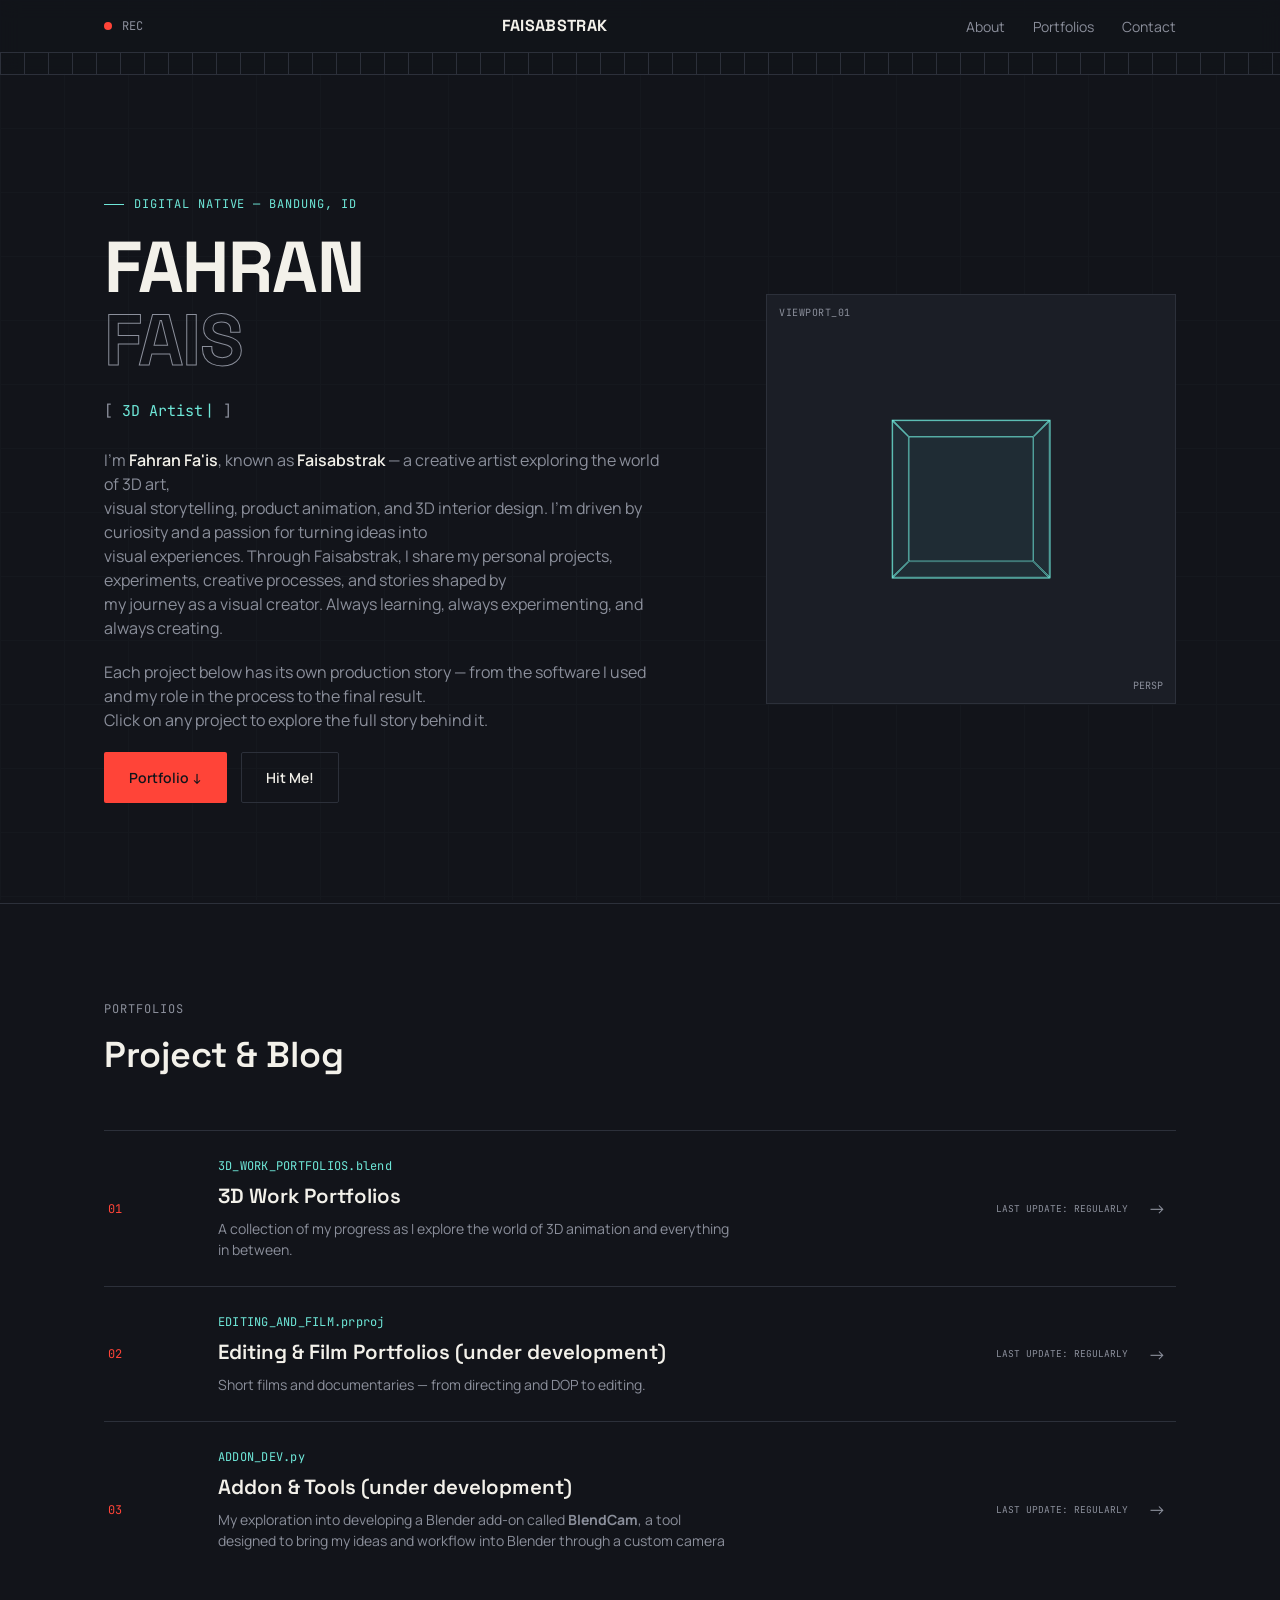
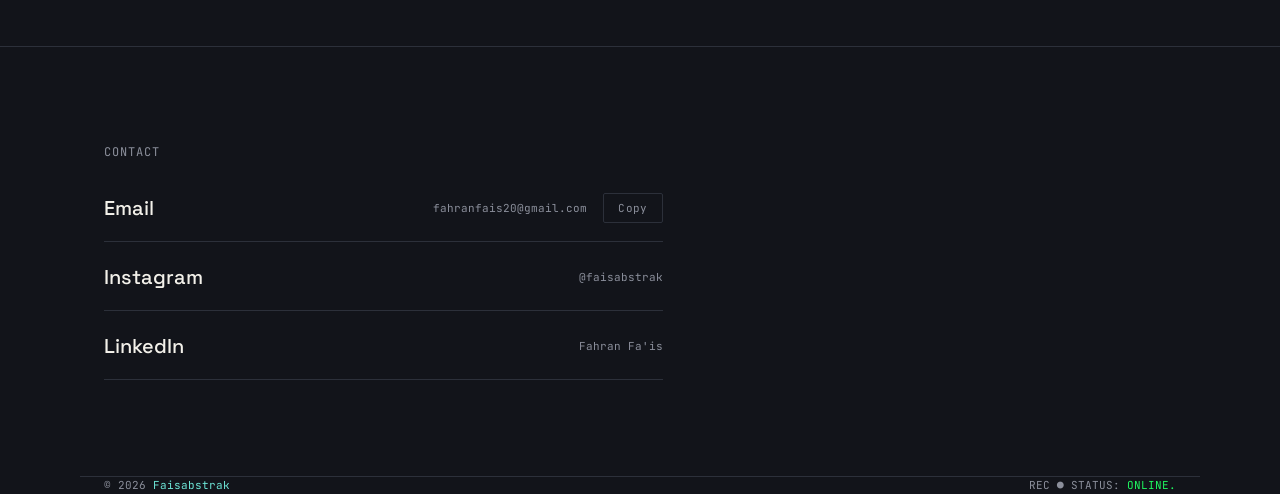
<file: index.html>
<!DOCTYPE html>
<html lang="en">
<head>
<meta charset="UTF-8">
<meta name="viewport" content="width=device-width, initial-scale=1.0">
<title>Fahran Fa'is — Portfolio</title>
<link rel="icon" type="image/png" href="images\favicon.ico">
<link rel="preconnect" href="https://fonts.googleapis.com">
<link rel="preconnect" href="https://fonts.gstatic.com" crossorigin>
<link href="https://fonts.googleapis.com/css2?family=Space+Grotesk:wght@400;500;600;700&family=Manrope:wght@400;500;600;700&family=JetBrains+Mono:wght@400;500&display=swap" rel="stylesheet">
<link rel="stylesheet" href="styles.css?v=2">
</head>
<body>

<header>
  <div class="scrub">
    <div class="scrub-left">
      <span class="rec-dot"></span>
      <span>REC</span>
    </div>
    <div class="brand">
      <a href="https://portfolio.faisabstrak.workers.dev">FAISABSTRAK</a>
    </div>
    <input type="checkbox" id="nav-toggle" class="nav-toggle-input">
    <label for="nav-toggle" class="nav-toggle-label">☰</label>
    <nav onclick="document.getElementById('nav-toggle').checked=false">
      <a href="#about">About</a>
      <a href="#portfolio">Portfolios</a>
      <a href="#contact">Contact</a>
    </nav>
  </div>
  <div class="ruler"></div>
</header>

<section class="hero wrap">
  <div>
    <div class="eyebrow">Digital Native — Bandung, ID</div>
    <h1>FAHRAN<br><span class="stroke">FAIS</span></h1>
    <div class="role-line">[ <span id="role-typed"></span><span class="type-cursor">|</span> ]</div>
    <div class="about-text">
      <div class="section-tag" style="margin-bottom:14px;"></div>
      <p>I'm <strong>Fahran Fa'is</strong>, known as <strong>Faisabstrak</strong> — a creative artist exploring the world of 3D art, 
        visual storytelling, product animation, and 3D interior design. I'm driven by curiosity and a passion for turning ideas into 
        visual experiences. Through Faisabstrak, I share my personal projects, experiments, creative processes, and stories shaped by 
        my journey as a visual creator. Always learning, always experimenting, and always creating.</p>
      <p>Each project below has its own production story — from the software I used and my role in the process to the final result. 
        Click on any project to explore the full story behind it.</p>
    </div>
    
    <div class="cta-row">
      <a href="#portfolio" class="btn btn-primary">Portfolio ↓</a>
      <a href="#contact" class="btn btn-ghost">Hit Me!</a>
    </div>
  </div>
  <div class="viewport">
    <div class="shape-stage">
      <div class="scene shape-cube is-active">
        <div class="cube">
          <div class="face front"></div>
          <div class="face back"></div>
          <div class="face right"></div>
          <div class="face left"></div>
          <div class="face top"></div>
          <div class="face bottom"></div>
        </div>
      </div>
      <div class="scene shape-sphere">
        <div class="sphere-shape">
          <div class="ring ring-1"></div>
          <div class="ring ring-2"></div>
          <div class="ring ring-3"></div>
          <div class="ring ring-4"></div>
        </div>
      </div>
    </div>
  </div>
</section>


<section class="section" id="portfolio">
  <div class="wrap">
    <div class="section-head">
      <div>
        <div class="section-tag" style="margin-bottom:10px;">PORTFOLIOS</div>
        <div class="section-title">Project & Blog</div>
      </div>
    </div>

    <div class="clips-scroll">
    <div class="clips">
      <a class="clip" href="3d-work-portfolios.html">
        <div class="clip-index">01</div>
        <div class="clip-main">
          <div class="clip-file">3D_WORK_PORTFOLIOS.blend</div>
          <h3>3D Work Portfolios </h3>
          <p>A collection of my progress as I explore the world of 3D animation and everything in between.</p>
        </div>
        <div class="clip-meta">LAST UPDATE: REGULARLY</div>
        <div class="clip-arrow">→</div>
      </a>

      <a class="clip" href="editing-and-film.html">
        <div class="clip-index">02</div>
        <div class="clip-main">
          <div class="clip-file">EDITING_AND_FILM.prproj</div>
          <h3>Editing &amp; Film Portfolios (under development)</h3>
          <p>Short films and documentaries — from directing and DOP to editing.</p>
        </div>
        <div class="clip-meta"> LAST UPDATE: REGULARLY</div>
        <div class="clip-arrow">→</div>
      </a>

      <a class="clip" href="addon-dev.html">
        <div class="clip-index">03</div>
        <div class="clip-main">
          <div class="clip-file">ADDON_DEV.py</div>
          <h3>Addon &amp; Tools (under development)</h3>
          <p>My exploration into developing a Blender add-on called <strong>BlendCam</strong>, a tool designed to bring 
            my ideas and workflow into Blender through a custom camera solution.</p>
        </div>
        <div class="clip-meta">LAST UPDATE: REGULARLY</div>
        <div class="clip-arrow">→</div>
      </a>
    </div>
    </div>
  </div>
</section>

<section class="section" id="contact">
  <div class="wrap contact-grid">
    <div>
      <div class="section-tag" style="margin-bottom:14px;">CONTACT</div>
      <div class="contact-links">
        <div class="contact-row">
          <a href="mailto:Fahranfais20@gmail.com">Email <small>fahranfais20@gmail.com</small></a>
          <button type="button" class="copy-btn" data-copy-text="fahranfais20@gmail.com" aria-label="Copy email address">Copy</button>
        </div>
        <a href="https://www.instagram.com/faisabstrak/">Instagram <small>@faisabstrak</small></a>
        <a href="https://www.linkedin.com/in/fahran-fa-is-0b9663214/">LinkedIn <small>Fahran Fa'is</small></a>
      </div>
    </div>
  </div>
</section>

<footer class="wrap">
  <span>© <span id="copyright-year">2026</span> <span style="color: #6EE7D8;">Faisabstrak</span></span>
  <span>REC ● STATUS: <span style="color: #1ff860;">ONLINE.</span></span>
</footer>

<script src="script.js"></script>

</body>
</html>
</file>
<file: styles.css>
:root{
  --bg:#12141A;
  --surface:#1B1E26;
  --surface-2:#22262F;
  --line:#2C303A;
  --accent:#FF4438;
  --accent-2:#6EE7D8;
  --text:#F3F1EA;
  --muted:#8B8F9B;
  --display: 'Space Grotesk', sans-serif;
  --body: 'Manrope', sans-serif;
  --mono: 'JetBrains Mono', monospace;
}
*{margin:0;padding:0;box-sizing:border-box;}
html{scroll-behavior:smooth;}
body{
  background:var(--bg);
  color:var(--text);
  font-family:var(--body);
  line-height:1.5;
  overflow-x:hidden;
}
a{color:inherit;text-decoration:none;}
.wrap{max-width:1120px;margin:0 auto;padding:0 24px;position:relative;z-index:1;}

/* subtle grid texture background */
body::before{
  content:"";
  position:fixed;inset:0;
  background-image:
    linear-gradient(var(--line) 1px, transparent 1px),
    linear-gradient(90deg, var(--line) 1px, transparent 1px);
  background-size:64px 64px;
  opacity:.15;
  pointer-events:none;
  z-index:0;
}

/* ---------- NAV / SCRUBBER ---------- */
header{
  position:sticky;top:0;z-index:50;
  background:rgba(18,20,26,.85);
  backdrop-filter:blur(10px);
  border-bottom:1px solid var(--line);
}
.scrub{
  display:flex;align-items:center;justify-content:space-between;
  padding:14px 24px;
  max-width:1120px;margin:0 auto;
  gap:16px;
  position:relative;
}
.scrub-left{display:flex;align-items:center;gap:10px;font-family:var(--mono);font-size:12px;color:var(--muted);}
.rec-dot{
  width:8px;height:8px;border-radius:50%;background:var(--accent);
  box-shadow:0 0 0 0 rgba(255,68,56,.6);
  animation:pulse 2s infinite;
}
@keyframes pulse{
  0%{box-shadow:0 0 0 0 rgba(255,68,56,.5);}
  70%{box-shadow:0 0 0 8px rgba(255,68,56,0);}
  100%{box-shadow:0 0 0 0 rgba(255,68,56,0);}
}
.brand{
  font-family:var(--display);font-weight:700;font-size:16px;letter-spacing:.02em;
}
nav{display:flex;gap:28px;font-size:14px;color:var(--muted);}
nav a{transition:color .2s;}
nav a:hover{color:var(--text);}

.nav-toggle-input{display:none;}
.nav-toggle-label{
  display:none;align-items:center;justify-content:center;
  width:32px;height:32px;cursor:pointer;
  font-family:var(--mono);font-size:20px;color:var(--text);
  order:3;
}
.ruler{
  height:22px;
  border-top:1px solid var(--line);
  background:
    repeating-linear-gradient(90deg,
      var(--line) 0 1px,
      transparent 1px 24px);
  display:flex;align-items:flex-end;
}

/* ---------- HERO ---------- */
.hero{
  position:relative;z-index:1;
  padding-top:120px;padding-bottom:100px;
  display:grid;grid-template-columns:1.2fr .8fr;gap:48px;align-items:center;
}
.eyebrow{
  font-family:var(--mono);font-size:12px;color:var(--accent-2);
  letter-spacing:.08em;text-transform:uppercase;margin-bottom:18px;
  display:flex;align-items:center;gap:10px;
}
.eyebrow::before{content:"";width:20px;height:1px;background:var(--accent-2);}
h1{
  font-family:var(--display);
  font-weight:700;
  font-size:clamp(40px,6vw,72px);
  line-height:1.02;
  letter-spacing:-.02em;
  margin-bottom:22px;
}
h1 .stroke{
  -webkit-text-stroke:1px var(--muted);
  color:transparent;
}
.role-line{
  font-family:var(--mono);
  font-size:15px;
  color:var(--muted);
  margin-bottom:26px;
}
.role-line span{color:var(--accent-2);}
.lede{
  font-size:17px;color:var(--muted);max-width:480px;margin-bottom:34px;
}
.cta-row{display:flex;gap:14px;flex-wrap:wrap;}
.btn{
  font-family:var(--body);font-weight:600;font-size:14px;
  padding:14px 24px;border-radius:2px;
  display:inline-flex;align-items:center;gap:8px;
  transition:transform .15s ease, background .2s ease, color .2s ease;
  cursor:pointer;border:1px solid transparent;
}
.btn-primary{background:var(--accent);color:#12141A;}
.btn-primary:hover{transform:translateY(-2px);}
.btn-ghost{border-color:var(--line);color:var(--text);}
.btn-ghost:hover{border-color:var(--accent-2);color:var(--accent-2);}

/* viewport / wireframe cube */
.viewport{
  aspect-ratio:1/1;
  border:1px solid var(--line);
  background:var(--surface);
  position:relative;
  display:flex;align-items:center;justify-content:center;
  overflow:hidden;
}
.viewport::before{
  content:"VIEWPORT_01";
  position:absolute;top:10px;left:12px;
  font-family:var(--mono);font-size:10px;color:var(--muted);letter-spacing:.05em;
}
.viewport::after{
  content:"PERSP";
  position:absolute;bottom:10px;right:12px;
  font-family:var(--mono);font-size:10px;color:var(--muted);
}
.scene{
  width:140px;height:140px;
  perspective:600px;
}
.shape-stage{position:relative;width:140px;height:140px;}
.shape-stage .scene{
  position:absolute;top:0;left:0;
  opacity:0;pointer-events:none;
  transition:opacity .7s ease;
}
.shape-stage .scene.is-active{opacity:1;pointer-events:auto;}

/* ---------- wireframe sphere (armillary rings), alternates with the cube ---------- */
.sphere-shape{
  width:100%;height:100%;position:relative;
  transform-style:preserve-3d;
  animation:spin 20s linear infinite;
}
.sphere-shape .ring{
  position:absolute;inset:0;
  border-radius:50%;
  border:1px solid var(--accent-2);
  background:rgba(110,231,216,.03);
}
.sphere-shape .ring-1{transform:rotateY(0deg);}
.sphere-shape .ring-2{transform:rotateY(60deg);}
.sphere-shape .ring-3{transform:rotateY(120deg);}
.sphere-shape .ring-4{transform:rotateX(90deg);}

@media (prefers-reduced-motion: reduce){
  .sphere-shape{animation:none; transform:rotateX(-20deg) rotateY(-35deg);}
  .shape-stage .scene{transition:opacity .1s linear;}
}
.cube{
  width:100%;height:100%;position:relative;
  transform-style:preserve-3d;
  animation:spin 16s linear infinite;
}
@keyframes spin{
  from{transform:rotateX(-20deg) rotateY(0deg);}
  to{transform:rotateX(-20deg) rotateY(360deg);}
}
.cube .face{
  position:absolute;width:140px;height:140px;
  border:1px solid var(--accent-2);
  background:rgba(110,231,216,.04);
}
.face.front{transform:translateZ(70px);}
.face.back{transform:translateZ(-70px) rotateY(180deg);}
.face.right{transform:rotateY(90deg) translateZ(70px);}
.face.left{transform:rotateY(-90deg) translateZ(70px);}
.face.top{transform:rotateX(90deg) translateZ(70px);}
.face.bottom{transform:rotateX(-90deg) translateZ(70px);}

@media (prefers-reduced-motion: reduce){
  .cube{animation:none; transform:rotateX(-20deg) rotateY(-35deg);}
  .rec-dot{animation:none;}
}

/* ---------- SECTION LABELS ---------- */
.section{position:relative;z-index:1;padding:96px 0;border-top:1px solid var(--line);}
.section-head{
  display:flex;align-items:baseline;justify-content:space-between;
  margin-bottom:48px;flex-wrap:wrap;gap:12px;
}
.section-tag{
  font-family:var(--mono);font-size:12px;color:var(--muted);
  letter-spacing:.08em;
}
.section-title{
  font-family:var(--display);font-weight:600;font-size:clamp(26px,3vw,36px);
}

/* ---------- ABOUT ---------- */
.about-grid{display:grid;grid-template-columns:1fr;gap:56px;align-items:start;}
.about-text p{color:var(--muted);font-size:16px;margin-bottom:20px;max-width:560px;white-space:pre-line;}
.about-text strong{color:var(--text);font-weight:600;}
.layers{margin-top:32px;display:flex;flex-direction:column-reverse;gap:8px;max-width:420px;}
.layer{
  display:flex;align-items:center;justify-content:space-between;
  border:1px solid var(--line);background:var(--surface);
  padding:10px 14px;font-family:var(--mono);font-size:12px;color:var(--muted);
}
.layer span.tag{color:var(--accent-2);}

/* ---------- PORTFOLIO / TIMELINE CLIPS ---------- */
.clips-scroll{
  max-height:420px;
  overflow-y:auto;
  border-top:1px solid var(--line);
  scrollbar-width:thin;
  scrollbar-color:var(--line) transparent;
}
.clips-scroll::-webkit-scrollbar{width:6px;}
.clips-scroll::-webkit-scrollbar-track{background:transparent;}
.clips-scroll::-webkit-scrollbar-thumb{background:var(--line);border-radius:3px;}
.clips-scroll::-webkit-scrollbar-thumb:hover{background:var(--accent-2);}
.clips{display:flex;flex-direction:column;}
.clip{
  display:grid;
  grid-template-columns:90px 1fr 160px 24px;
  align-items:center;gap:20px;
  padding:26px 4px;
  border-bottom:1px solid var(--line);
  cursor:pointer;
  transition:background .2s ease, padding-left .2s ease;
  position:relative;
}
.clip:hover{background:var(--surface);padding-left:16px;}
.clip-index{font-family:var(--mono);font-size:12px;color:var(--accent);}
.clip-main .clip-file{
  font-family:var(--mono);font-size:12px;color:var(--accent-2);margin-bottom:6px;letter-spacing:.02em;
}
.clip-main h3{font-family:var(--display);font-size:20.5px;font-weight:600;margin-bottom:6px;}
.clip-main p{color:var(--muted);font-size:14px;max-width:520px;}
.clip-meta{font-family:var(--mono);font-size:9.5px;color:var(--muted);text-align:right;}
.clip-arrow{font-size:18px;color:var(--muted);transition:transform .2s ease, color .2s ease;}
.clip:hover .clip-arrow{transform:translateX(4px);color:var(--accent-2);}

@media(max-width:640px){
  .clip{
    grid-template-columns:1fr 20px;
    grid-template-areas:
      "index arrow"
      "file  file"
      "meta  meta"
      "title title"
      "desc  desc";
    row-gap:6px;
    padding:16px 4px;
  }
  .clip-index{grid-area:index;}
  .clip-arrow{grid-area:arrow;justify-self:end;}
  .clip-main{display:contents;}
  .clip-main .clip-file{grid-area:file;margin-bottom:0;}
  .clip-main h3{grid-area:title;margin-bottom:0;}
  .clip-main p{grid-area:desc;}
  .clip-meta{
    grid-area:meta;
    display:block;
    text-align:left;
    margin:2px 0 4px;
  }
}

/* ---------- CONTACT ---------- */
.contact-grid{display:grid;grid-template-columns:1.1fr .9fr;gap:56px;}
.contact-links{display:flex;flex-direction:column;gap:2px;}
.contact-links a{
  display:flex;align-items:center;justify-content:space-between;
  padding:18px 0;border-bottom:1px solid var(--line);
  font-family:var(--display);font-size:20px;font-weight:500;
  transition:color .2s;
}
.contact-links a:hover{color:var(--accent-2);}
.contact-links a small{font-family:var(--mono);font-size:11px;color:var(--muted);font-weight:400;}

.contact-row{
  display:flex;align-items:center;justify-content:space-between;gap:16px;
  padding:18px 0;border-bottom:1px solid var(--line);
}
.contact-row a{padding:0;border-bottom:none;flex:1;min-width:0;}
.copy-btn{
  flex-shrink:0;
  font-family:var(--mono);font-size:11px;letter-spacing:.03em;
  color:var(--muted);background:transparent;border:1px solid var(--line);
  padding:7px 14px;cursor:pointer;border-radius:2px;
  transition:color .2s ease, border-color .2s ease;
}
.copy-btn:hover{color:var(--text);border-color:var(--accent-2);}
.copy-btn.is-copied{color:var(--accent-2);border-color:var(--accent-2);}

.contact-note{color:var(--muted);font-size:15px;max-width:400px;}
.contact-note .rec-dot{display:inline-block;margin-right:6px;}

footer{
  border-top:1px solid var(--line);
  padding:28px 0;
  display:flex;justify-content:space-between;align-items:center;
  font-family:var(--mono);font-size:11px;color:var(--muted);
  flex-wrap:wrap;gap:10px;position:relative;z-index:1;
}

@media(max-width:860px){
  .hero{grid-template-columns:1fr;padding-top:48px;padding-bottom:56px;}
  .viewport{order:-1;width:min(280px,70vw);max-width:280px;margin:0 auto;}
  .about-grid,.contact-grid{grid-template-columns:1fr;}
  .section{padding:56px 0;}

  /* mobile nav becomes a dropdown, toggled by the hamburger button */
  .nav-toggle-label{display:flex;}
  nav{
    display:none;
    position:absolute;
    top:calc(100% + 1px);left:0;right:0;
    flex-direction:column;gap:0;
    background:var(--bg);
    border-bottom:1px solid var(--line);
    padding:4px 24px 12px;
    z-index:60;
  }
  nav a{padding:14px 0;border-bottom:1px solid var(--line);}
  .nav-toggle-input:checked ~ nav{display:flex;}

  /* shrink the wireframe cube so it stays inside its box while rotating */
  .scene{width:100px;height:100px;}
  .shape-stage{width:100px;height:100px;}
  .cube .face{width:100px;height:100px;}
  .face.front{transform:translateZ(50px);}
  .face.back{transform:translateZ(-50px) rotateY(180deg);}
  .face.right{transform:rotateY(90deg) translateZ(50px);}
  .face.left{transform:rotateY(-90deg) translateZ(50px);}
  .face.top{transform:rotateX(90deg) translateZ(50px);}
  .face.bottom{transform:rotateX(-90deg) translateZ(50px);}
}

/* ---------- shared video-facade base (overridden more specifically below) ---------- */
.video-facade{
  position:relative;aspect-ratio:16/9;cursor:pointer;
  background-size:cover;background-position:center;
  background-color:var(--surface-2);
}
.video-facade::after{
  content:"";position:absolute;inset:0;
  background:rgba(18,20,26,.25);
  transition:background .2s ease;
}
.video-facade:hover::after{background:rgba(18,20,26,.1);}
.play-btn{
  position:absolute;top:50%;left:50%;transform:translate(-50%,-50%);
  width:52px;height:52px;border-radius:50%;
  background:rgba(18,20,26,.7);border:1px solid var(--accent-2);
  display:flex;align-items:center;justify-content:center;
  z-index:1;transition:transform .2s ease, background .2s ease;
}
.video-facade:hover .play-btn{transform:translate(-50%,-50%) scale(1.08);background:var(--accent);}
.play-btn::after{
  content:"";width:0;height:0;
  border-top:8px solid transparent;border-bottom:8px solid transparent;
  border-left:13px solid var(--text);margin-left:3px;
}

/* ---------- ARTICLE PAGE (long-scroll entries) ---------- */
.back-link{
  display:inline-flex;align-items:center;gap:8px;
  font-family:var(--mono);font-size:12px;color:var(--muted);
  margin-bottom:28px;transition:color .2s;
}
.back-link:hover{color:var(--accent-2);}

.article-cover{
  width:100%;height:340px;object-fit:cover;
  border:1px solid var(--line);background:var(--surface);
  display:block;
}
@media(max-width:640px){
  .article-cover{height:200px;}
}

.article-hero{padding:40px 0 48px;border-bottom:1px solid var(--line);}
.article-file{
  font-family:var(--mono);font-size:12px;color:var(--accent-2);
  letter-spacing:.02em;margin:28px 0 14px;
}
.article-hero h1{
  font-family:var(--display);font-weight:700;
  font-size:clamp(32px,5vw,52px);line-height:1.05;
  letter-spacing:-.02em;margin-bottom:20px;max-width:820px;
}
.article-lede{color:var(--muted);font-size:16px;max-width:680px;margin-bottom:20px;}
.article-quote{
  border-left:2px solid var(--accent);
  padding:14px 20px;margin:24px 0 8px;max-width:680px;
  color:var(--muted);font-size:14px;font-style:italic;
  background:var(--surface);
}
.article-meta-row{
  display:flex;gap:24px;flex-wrap:wrap;margin-top:24px;
  font-family:var(--mono);font-size:12px;color:var(--muted);
}
.article-meta-row span strong{color:var(--text);font-weight:500;}

/* numbered entries */
.entries{border-top:1px solid var(--line);}
.entry{padding:52px 0;border-bottom:1px solid var(--line);}
.entry-head{display:flex;align-items:baseline;gap:16px;margin-bottom:12px;}
.entry-index{font-family:var(--mono);font-size:13px;color:var(--accent);flex-shrink:0;}
.entry-title{font-family:var(--display);font-size:24px;font-weight:600;letter-spacing:-.01em;}
.entry-desc{color:var(--muted);font-size:15px;max-width:720px;margin-bottom:24px;}
.entry-media{max-width:820px;}

/* single video facade inside an entry (reuses .play-btn) */
.entry-media .video-facade{
  position:relative;aspect-ratio:16/9;cursor:pointer;
  background-size:cover;background-position:center;
  background-color:var(--surface-2);border:1px solid var(--line);
}
.entry-media .video-facade::after{
  content:"";position:absolute;inset:0;background:rgba(18,20,26,.25);
  transition:background .2s ease;
}
.entry-media .video-facade:hover::after{background:rgba(18,20,26,.1);}
.entry-media iframe{width:100%;aspect-ratio:16/9;display:block;border:0;}

/* image gallery for non-video entries */
.image-gallery{
  display:grid;grid-template-columns:repeat(auto-fill,minmax(260px,1fr));
  gap:14px;
}
.image-gallery figure{margin:0;}
.image-gallery img{
  width:100%;display:block;border:1px solid var(--line);background:var(--surface);
  filter:blur(0);opacity:1;
  transition:filter .5s ease, opacity .5s ease;
}
.image-gallery img.is-loading{filter:blur(16px);opacity:.5;}
.image-gallery figcaption{
  font-family:var(--mono);font-size:11px;color:var(--muted);margin-top:6px;
}

.article-footnote{
  padding:48px 0 96px;color:var(--muted);font-size:14px;max-width:680px;
}
.article-footnote a{color:var(--accent-2);}

/* ---------- #9 View Transitions (native cross-page fade, no JS needed) ---------- */
@view-transition {
  navigation: auto;
}
::view-transition-old(root),
::view-transition-new(root) {
  animation-duration: .22s;
  animation-timing-function: ease;
}

/* ---------- Back to top button ---------- */
.back-to-top{
  position:fixed;right:24px;bottom:24px;z-index:80;
  width:44px;height:44px;
  display:flex;align-items:center;justify-content:center;
  background:var(--surface);border:1px solid var(--line);
  color:var(--text);font-family:var(--mono);font-size:18px;
  cursor:pointer;
  opacity:0;pointer-events:none;transform:translateY(8px);
  transition:opacity .25s ease, transform .25s ease, border-color .2s ease, color .2s ease;
}
.back-to-top.visible{opacity:1;pointer-events:auto;transform:translateY(0);}
.back-to-top:hover{border-color:var(--accent-2);color:var(--accent-2);}
@media(max-width:640px){
  .back-to-top{right:16px;bottom:16px;width:40px;height:40px;font-size:16px;}
}
@media (prefers-reduced-motion: reduce){
  .back-to-top{transition:opacity .1s linear;}
}

/* ---------- Entry category filter ---------- */
.filter-bar{
  display:flex;gap:10px;flex-wrap:wrap;
  padding-top:36px;margin-bottom:8px;
}
.filter-btn{
  font-family:var(--mono);font-size:12px;letter-spacing:.04em;
  color:var(--muted);background:transparent;
  border:1px solid var(--line);padding:9px 16px;
  cursor:pointer;transition:border-color .2s ease, color .2s ease, background .2s ease;
}
.filter-btn:hover{border-color:var(--accent-2);color:var(--accent-2);}
.filter-btn.is-active{
  border-color:var(--accent);color:var(--bg);
  background:var(--accent);
}

.entry{
  opacity:0;transform:translateY(24px);
  transition:opacity .6s ease, transform .6s ease,
             max-height .35s ease, padding .35s ease, border-color .35s ease;
}
.entry.in-view{opacity:1;transform:translateY(0);}
.entry.is-filtered-out{
  display:none;
}
@media (prefers-reduced-motion: reduce){
  .entry{opacity:1;transform:none;transition:none;}
}

/* ---------- #1 Lightbox for gallery images ---------- */
.image-gallery img{cursor:zoom-in;transition:opacity .2s ease, border-color .2s ease;}
.image-gallery img:hover{border-color:var(--accent-2);opacity:.9;}

.lightbox{
  position:fixed;inset:0;z-index:200;
  background:rgba(18,20,26,.94);
  display:none;align-items:center;justify-content:center;
  padding:64px 24px;
}
.lightbox.open{display:flex;}
.lightbox img{
  max-width:100%;max-height:100%;
  border:1px solid var(--line);
  display:block;
}
.lightbox-caption{
  position:absolute;bottom:24px;left:0;right:0;text-align:center;
  font-family:var(--mono);font-size:12px;color:var(--muted);
  letter-spacing:.03em;
}
.lightbox-close{
  position:absolute;top:20px;right:20px;
  font-family:var(--mono);font-size:12px;color:var(--text);
  background:var(--surface);border:1px solid var(--line);
  padding:9px 14px;cursor:pointer;
}
.lightbox-close:hover{border-color:var(--accent-2);color:var(--accent-2);}
.lightbox-nav{
  position:absolute;top:50%;transform:translateY(-50%);
  width:44px;height:44px;
  display:flex;align-items:center;justify-content:center;
  font-family:var(--mono);font-size:20px;color:var(--text);
  background:var(--surface);border:1px solid var(--line);
  cursor:pointer;
}
.lightbox-nav:hover{border-color:var(--accent-2);color:var(--accent-2);}
.lightbox-prev{left:20px;}
.lightbox-next{right:20px;}
@media(max-width:640px){
  .lightbox{padding:56px 16px;}
  .lightbox-nav{width:38px;height:38px;font-size:16px;}
  .lightbox-prev{left:8px;}
  .lightbox-next{right:8px;}
}

/* ---------- #10 Typing effect on hero role line ---------- */
.type-cursor{
  display:inline-block;margin-left:2px;color:var(--accent-2);
  animation:blink 1s step-end infinite;
}
@keyframes blink{50%{opacity:0;}}
@media (prefers-reduced-motion: reduce){
  .type-cursor{animation:none;}
}
</file>
